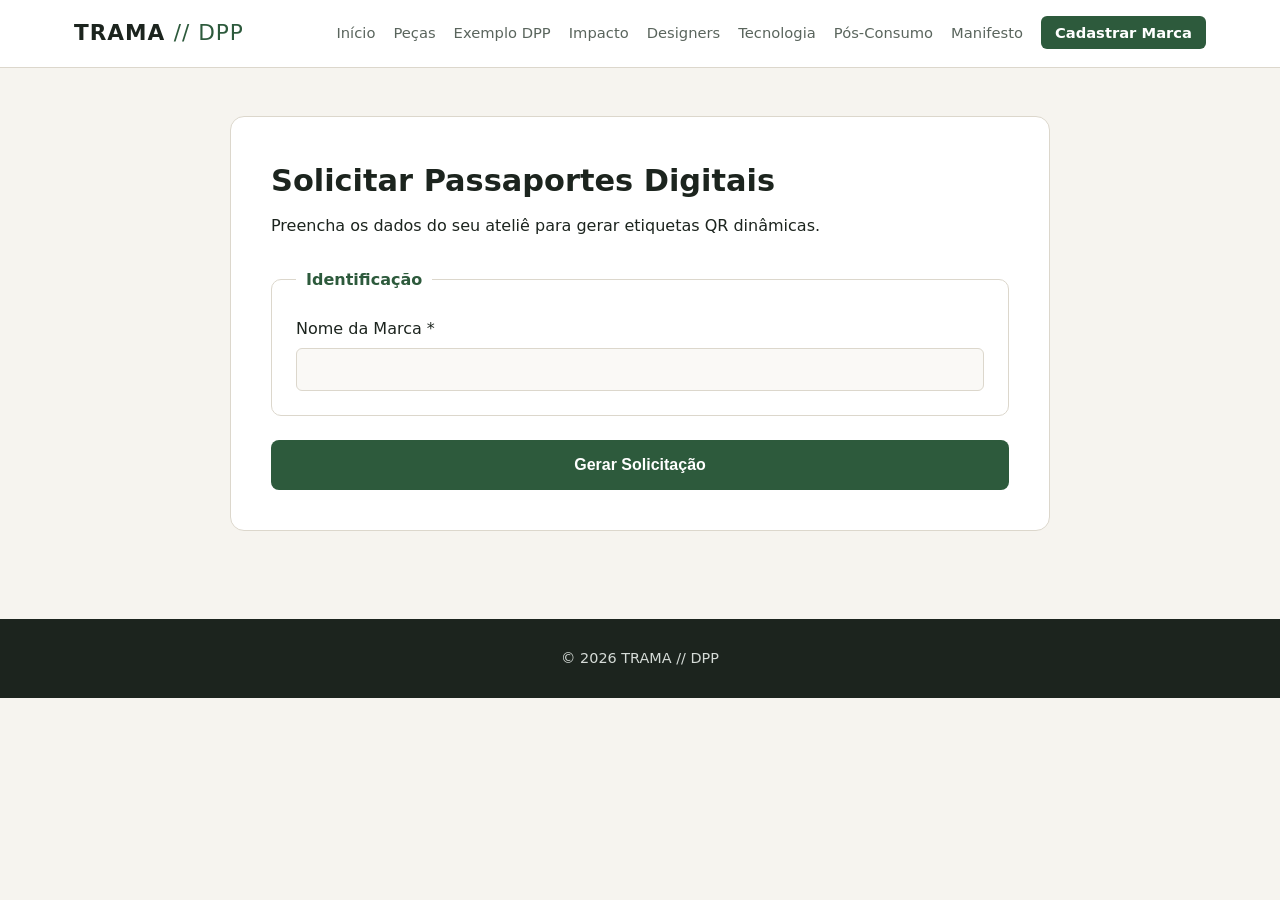
<file: html/cadastro.html>
<!DOCTYPE html>
<html lang="pt-BR">
<head>
    <meta charset="UTF-8">
    <meta name="viewport" content="width=device-width, initial-scale=1.0">
    <title>Cadastro | TRAMA // DPP</title>
    <link rel="stylesheet" href="../css/cadastro.css">
</head>
<body>
    <header class="navbar">
        <div class="container nav-content">
            <a href="index.html" class="logo">TRAMA <span>// DPP</span></a>
            <nav aria-label="Navegação principal">
                <ul class="nav-links">
                    <li><a href="index.html">Início</a></li>
                    <li><a href="catalogo.html">Peças</a></li>
                    <li><a href="passaporte-dpp.html">Exemplo DPP</a></li>
                    <li><a href="impacto.html">Impacto</a></li>
                    <li><a href="marcas.html">Designers</a></li>
                    <li><a href="tecnologia.html">Tecnologia</a></li>
                    <li><a href="pos-consumo.html">Pós-Consumo</a></li>
                    <li><a href="sobre.html">Manifesto</a></li>
                    <li><a href="cadastro.html" class="btn-nav active">Cadastrar Marca</a></li>
                </ul>
            </nav>
        </div>
    </header>

    <main class="container page-content">
        <div class="form-wrapper">
            <header class="form-header">
                <h1>Solicitar Passaportes Digitais</h1>
                <p>Preencha os dados do seu ateliê para gerar etiquetas QR dinâmicas.</p>
            </header>

            <form action="#confirmacao" class="dpp-form">
                <fieldset>
                    <legend>Identificação</legend>
                    <div class="field">
                        <label for="marca">Nome da Marca *</label>
                        <input type="text" id="marca" required>
                    </div>
                </fieldset>
                <button type="submit" class="btn-submit">Gerar Solicitação</button>
            </form>

            <div id="confirmacao" class="success-modal">
                <h3>&#10003; Solicitação Registrada!</h3>
                <p>Nossa equipe enviará o pacote de QR Codes para o seu e-mail.</p>
            </div>
        </div>
    </main>

    <footer class="footer"><div class="container"><p>&copy; 2026 TRAMA // DPP</p></div></footer>
</body>
</html>
</file>
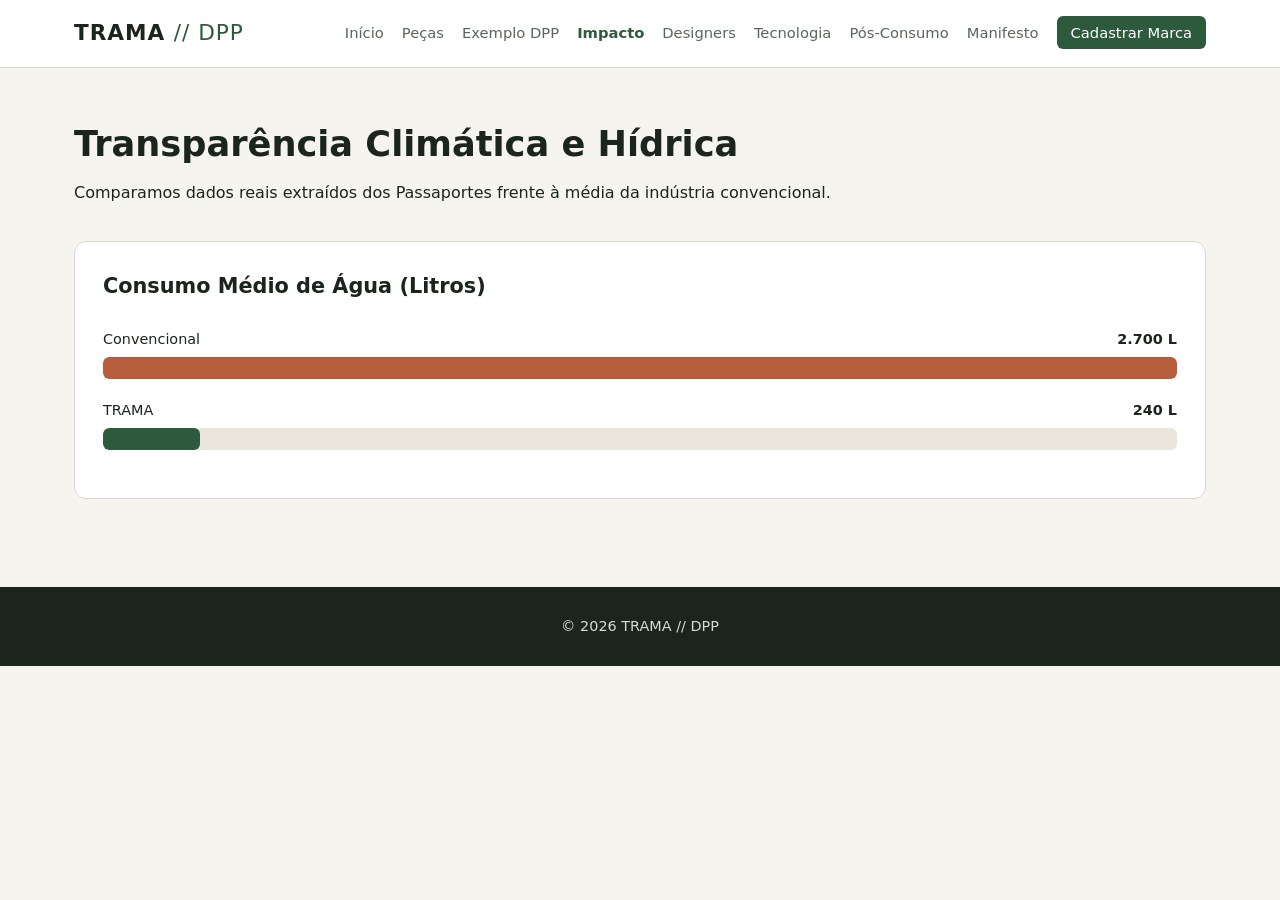
<file: html/impacto.html>
<!DOCTYPE html>
<html lang="pt-BR">
<head>
    <meta charset="UTF-8">
    <meta name="viewport" content="width=device-width, initial-scale=1.0">
    <title>Impacto Ambiental | TRAMA // DPP</title>
    <link rel="stylesheet" href="../css/impacto.css">
</head>
<body>
    <header class="navbar">
        <div class="container nav-content">
            <a href="index.html" class="logo">TRAMA <span>// DPP</span></a>
            <nav aria-label="Navegação principal">
                <ul class="nav-links">
                    <li><a href="index.html">Início</a></li>
                    <li><a href="catalogo.html">Peças</a></li>
                    <li><a href="passaporte-dpp.html">Exemplo DPP</a></li>
                    <li><a href="impacto.html" class="active">Impacto</a></li>
                    <li><a href="marcas.html">Designers</a></li>
                    <li><a href="tecnologia.html">Tecnologia</a></li>
                    <li><a href="pos-consumo.html">Pós-Consumo</a></li>
                    <li><a href="sobre.html">Manifesto</a></li>
                    <li><a href="cadastro.html" class="btn-nav">Cadastrar Marca</a></li>
                </ul>
            </nav>
        </div>
    </header>

    <main class="container page-content">
        <header class="page-header">
            <h1>Transparência Climática e Hídrica</h1>
            <p>Comparamos dados reais extraídos dos Passaportes frente à média da indústria convencional.</p>
        </header>

        <section class="charts-grid">
            <article class="chart-card">
                <h2>Consumo Médio de Água (Litros)</h2>
                <div class="bar-group">
                    <div class="bar-label"><span>Convencional</span><strong>2.700 L</strong></div>
                    <div class="bar-track"><div class="bar-fill danger" style="width: 100%;"></div></div>
                </div>
                <div class="bar-group">
                    <div class="bar-label"><span>TRAMA</span><strong>240 L</strong></div>
                    <div class="bar-track"><div class="bar-fill safe" style="width: 9%;"></div></div>
                </div>
            </article>
        </section>
    </main>

    <footer class="footer"><div class="container"><p>&copy; 2026 TRAMA // DPP</p></div></footer>
</body>
</html>
</file>
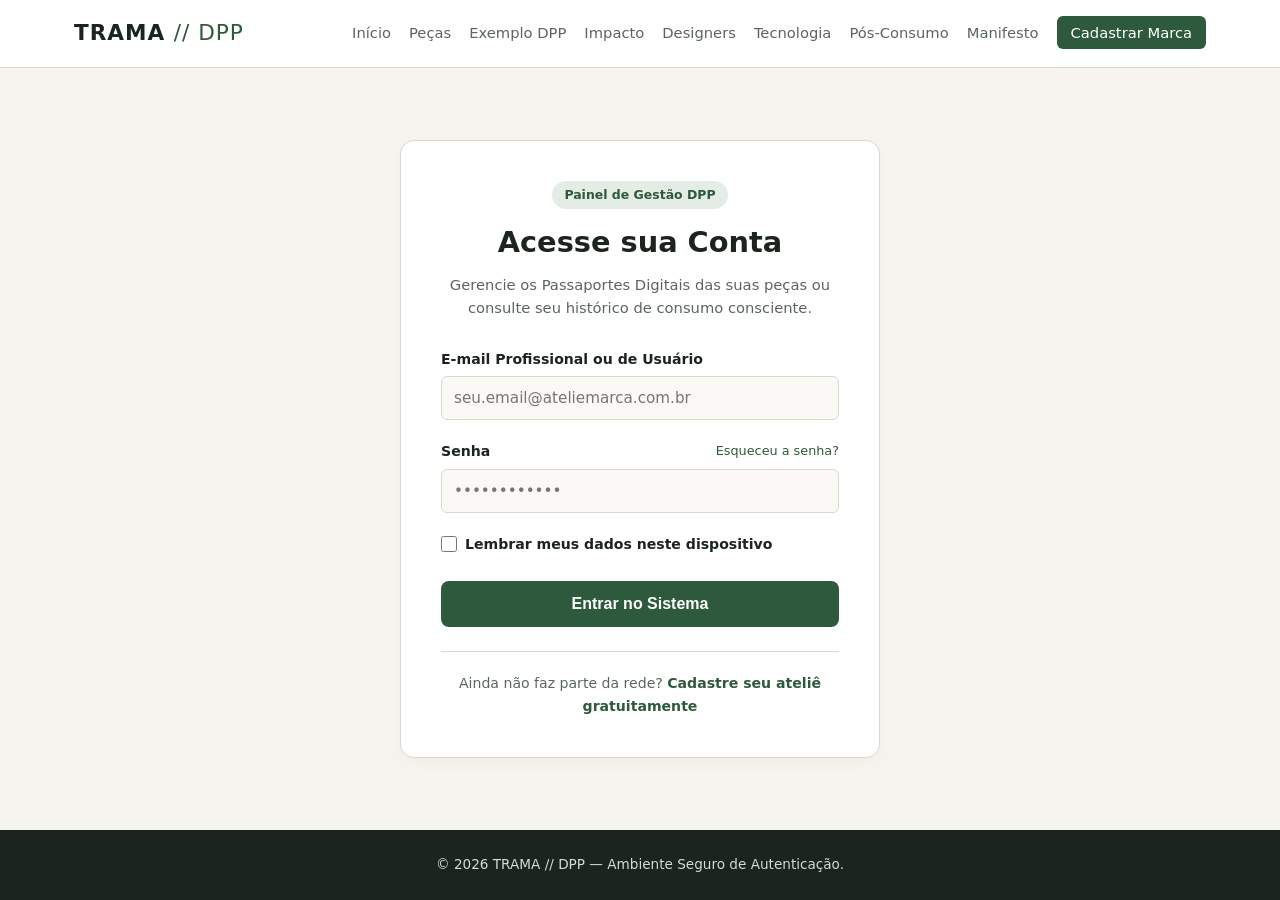
<file: html/login.html>
<!DOCTYPE html>
<html lang="pt-BR">
<head>
    <meta charset="UTF-8">
    <meta name="viewport" content="width=device-width, initial-scale=1.0">
    <title>Acesso ao Painel | TRAMA // DPP</title>
    <link rel="stylesheet" href="../css/login.css">
</head>
<body>
    <header class="navbar">
        <div class="container nav-content">
            <a href="index.html" class="logo">TRAMA <span>// DPP</span></a>
            <nav aria-label="Navegação principal">
                <ul class="nav-links">
                    <li><a href="index.html">Início</a></li>
                    <li><a href="catalogo.html">Peças</a></li>
                    <li><a href="passaporte-dpp.html">Exemplo DPP</a></li>
                    <li><a href="impacto.html">Impacto</a></li>
                    <li><a href="marcas.html">Designers</a></li>
                    <li><a href="tecnologia.html">Tecnologia</a></li>
                    <li><a href="pos-consumo.html">Pós-Consumo</a></li>
                    <li><a href="sobre.html">Manifesto</a></li>
                    <li><a href="cadastro.html" class="btn-nav">Cadastrar Marca</a></li>
                </ul>
            </nav>
        </div>
    </header>

    <main class="container auth-container">
        <div class="auth-card">
            <header class="auth-header">
                <span class="badge">Painel de Gestão DPP</span>
                <h1>Acesse sua Conta</h1>
                <p>Gerencie os Passaportes Digitais das suas peças ou consulte seu histórico de consumo consciente.</p>
            </header>

            <!-- Formulário estruturado com HTML5 puro (sem JS) -->
            <form action="index.html" method="GET" class="auth-form">
                <div class="field">
                    <label for="email">E-mail Profissional ou de Usuário</label>
                    <input type="email" id="email" name="email" placeholder="seu.email@ateliemarca.com.br" required>
                </div>

                <div class="field">
                    <div class="label-row">
                        <label for="senha">Senha</label>
                        <a href="#" class="forgot-link">Esqueceu a senha?</a>
                    </div>
                    <input type="password" id="senha" name="senha" placeholder="••••••••••••" required>
                </div>

                <div class="field-checkbox">
                    <input type="checkbox" id="lembrar" name="lembrar">
                    <label for="lembrar">Lembrar meus dados neste dispositivo</label>
                </div>

                <button type="submit" class="btn-submit">Entrar no Sistema</button>
            </form>

            <div class="auth-footer">
                <p>Ainda não faz parte da rede? <a href="cadastro.html">Cadastre seu ateliê gratuitamente</a></p>
            </div>
        </div>
    </main>

    <footer class="footer">
        <div class="container">
            <p>&copy; 2026 TRAMA // DPP — Ambiente Seguro de Autenticação.</p>
        </div>
    </footer>
</body>
</html>
</file>
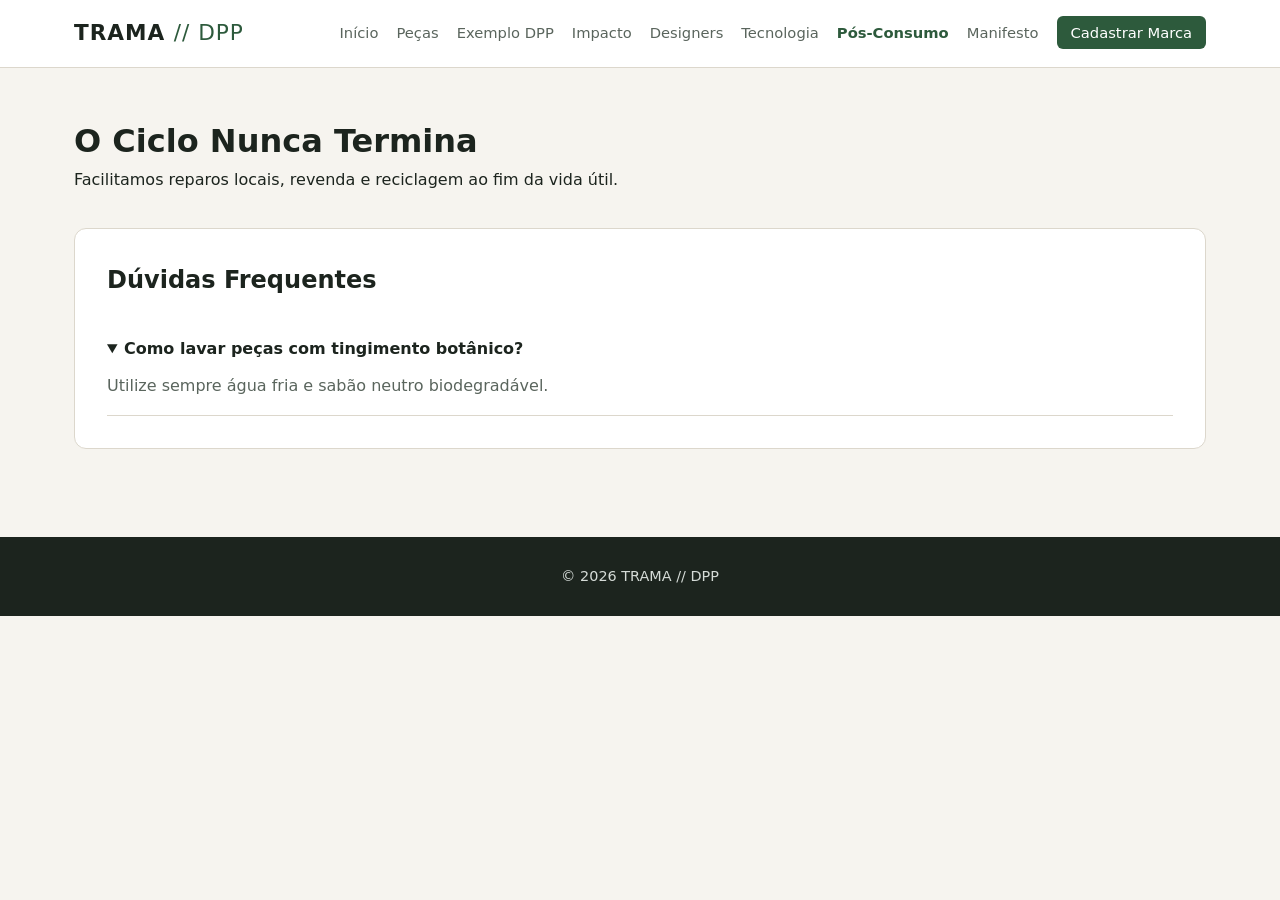
<file: html/pos-consumo.html>
<!DOCTYPE html>
<html lang="pt-BR">
<head>
    <meta charset="UTF-8">
    <meta name="viewport" content="width=device-width, initial-scale=1.0">
    <title>Pós-Consumo | TRAMA // DPP</title>
    <link rel="stylesheet" href="../css/pos-consumo.css">
</head>
<body>
    <header class="navbar">
        <div class="container nav-content">
            <a href="index.html" class="logo">TRAMA <span>// DPP</span></a>
            <nav aria-label="Navegação principal">
                <ul class="nav-links">
                    <li><a href="index.html">Início</a></li>
                    <li><a href="catalogo.html">Peças</a></li>
                    <li><a href="passaporte-dpp.html">Exemplo DPP</a></li>
                    <li><a href="impacto.html">Impacto</a></li>
                    <li><a href="marcas.html">Designers</a></li>
                    <li><a href="tecnologia.html">Tecnologia</a></li>
                    <li><a href="pos-consumo.html" class="active">Pós-Consumo</a></li>
                    <li><a href="sobre.html">Manifesto</a></li>
                    <li><a href="cadastro.html" class="btn-nav">Cadastrar Marca</a></li>
                </ul>
            </nav>
        </div>
    </header>

    <main class="container page-content">
        <header class="page-header">
            <h1>O Ciclo Nunca Termina</h1>
            <p>Facilitamos reparos locais, revenda e reciclagem ao fim da vida útil.</p>
        </header>

        <section class="care-faq">
            <h2>Dúvidas Frequentes</h2>
            <details open>
                <summary>Como lavar peças com tingimento botânico?</summary>
                <p>Utilize sempre água fria e sabão neutro biodegradável.</p>
            </details>
        </section>
    </main>

    <footer class="footer"><div class="container"><p>&copy; 2026 TRAMA // DPP</p></div></footer>
</body>
</html>
</file>
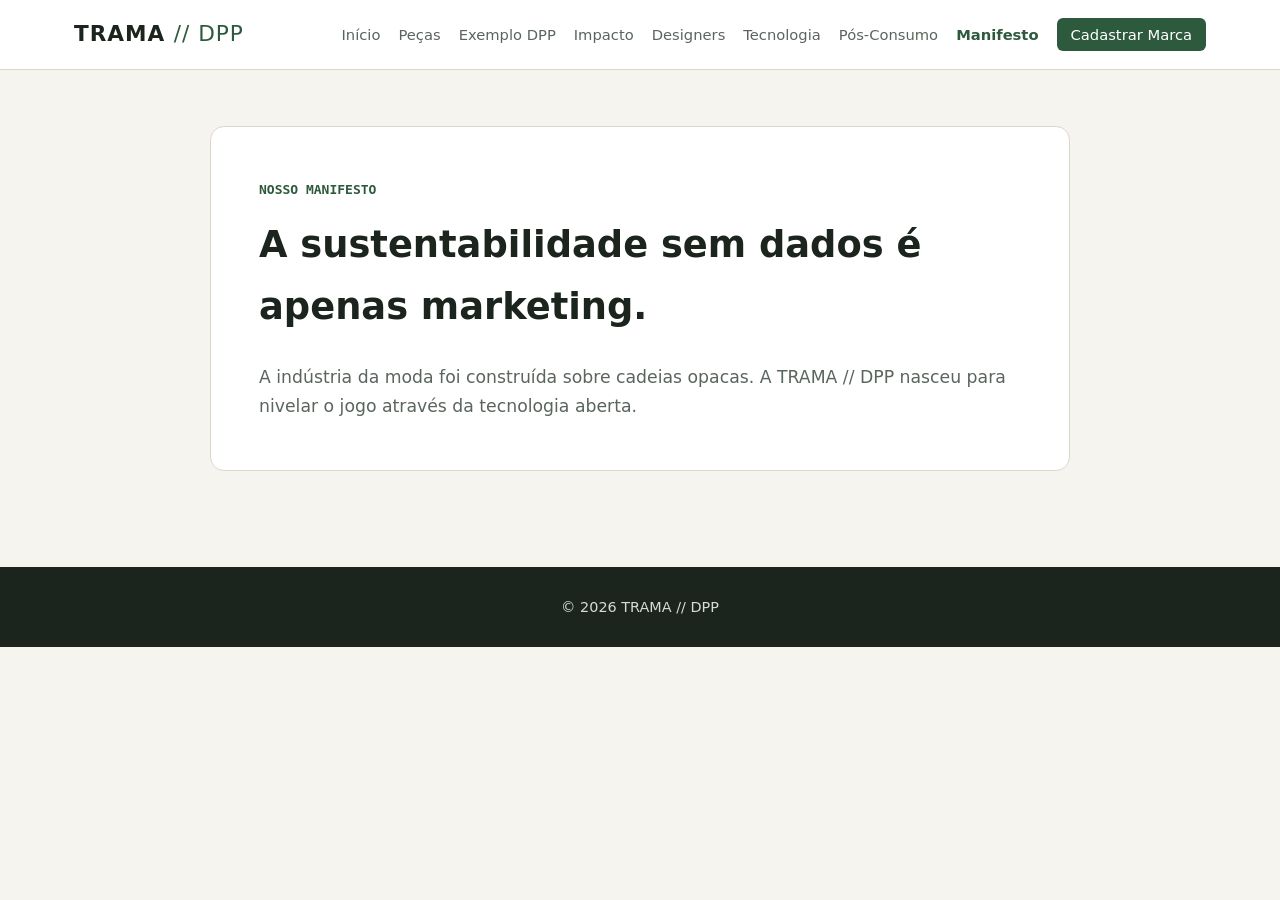
<file: html/sobre.html>
<!DOCTYPE html>
<html lang="pt-BR">
<head>
    <meta charset="UTF-8">
    <meta name="viewport" content="width=device-width, initial-scale=1.0">
    <title>Manifesto | TRAMA // DPP</title>
    <link rel="stylesheet" href="../css/sobre.css">
</head>
<body>
    <header class="navbar">
        <div class="container nav-content">
            <a href="index.html" class="logo">TRAMA <span>// DPP</span></a>
            <nav aria-label="Navegação principal">
                <ul class="nav-links">
                    <li><a href="index.html">Início</a></li>
                    <li><a href="catalogo.html">Peças</a></li>
                    <li><a href="passaporte-dpp.html">Exemplo DPP</a></li>
                    <li><a href="impacto.html">Impacto</a></li>
                    <li><a href="marcas.html">Designers</a></li>
                    <li><a href="tecnologia.html">Tecnologia</a></li>
                    <li><a href="pos-consumo.html">Pós-Consumo</a></li>
                    <li><a href="sobre.html" class="active">Manifesto</a></li>
                    <li><a href="cadastro.html" class="btn-nav">Cadastrar Marca</a></li>
                </ul>
            </nav>
        </div>
    </header>

    <main class="container page-content">
        <article class="manifesto-box">
            <span class="eyebrow">Nosso Manifesto</span>
            <h1>A sustentabilidade sem dados é apenas marketing.</h1>
            <p>A indústria da moda foi construída sobre cadeias opacas. A TRAMA // DPP nasceu para nivelar o jogo através da tecnologia aberta.</p>
        </article>
    </main>

    <footer class="footer"><div class="container"><p>&copy; 2026 TRAMA // DPP</p></div></footer>
</body>
</html>
</file>
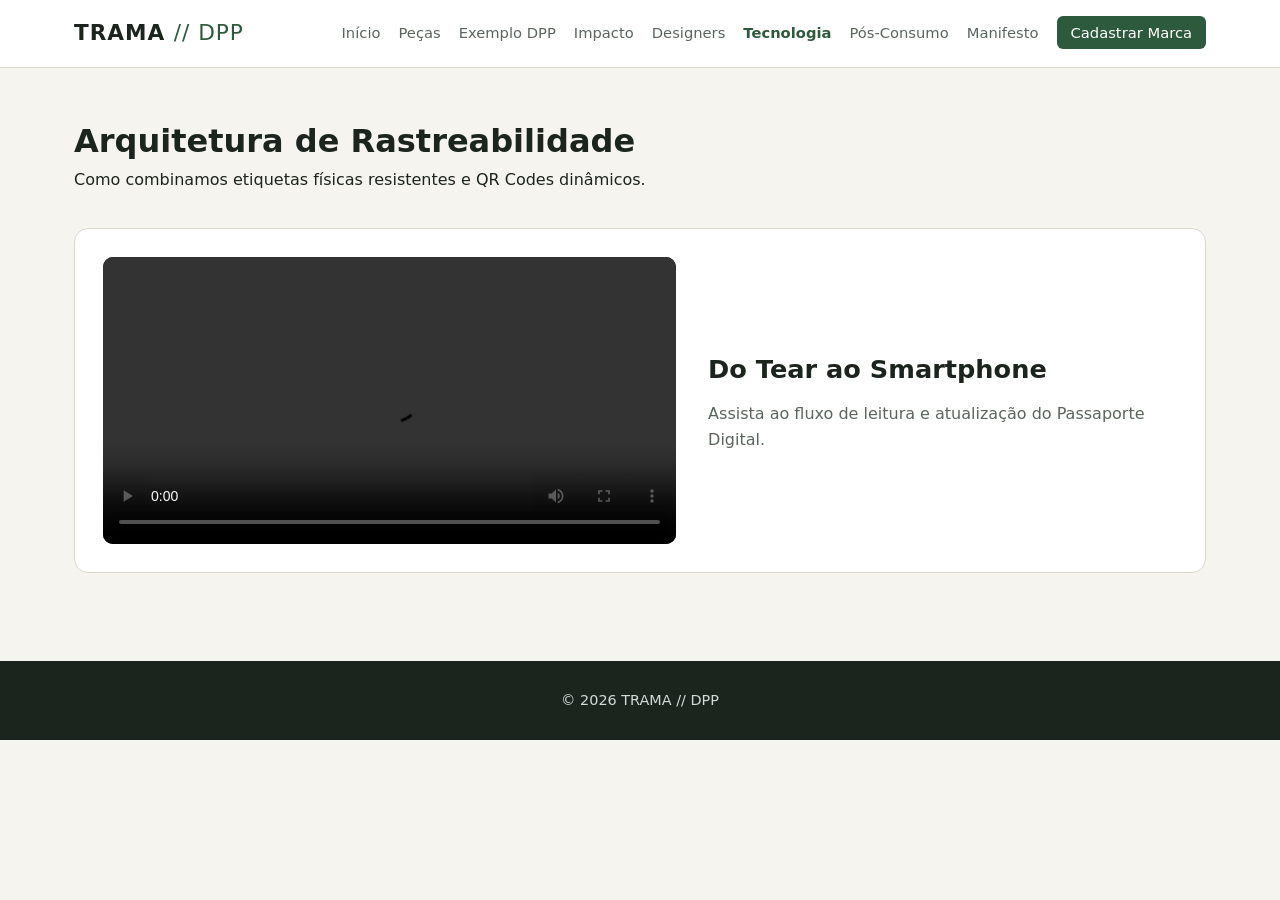
<file: html/tecnologia.html>
<!DOCTYPE html>
<html lang="pt-BR">
<head>
    <meta charset="UTF-8">
    <meta name="viewport" content="width=device-width, initial-scale=1.0">
    <title>Tecnologia | TRAMA // DPP</title>
    <link rel="stylesheet" href="../css/tecnologia.css">
</head>
<body>
    <header class="navbar">
        <div class="container nav-content">
            <a href="index.html" class="logo">TRAMA <span>// DPP</span></a>
            <nav aria-label="Navegação principal">
                <ul class="nav-links">
                    <li><a href="index.html">Início</a></li>
                    <li><a href="catalogo.html">Peças</a></li>
                    <li><a href="passaporte-dpp.html">Exemplo DPP</a></li>
                    <li><a href="impacto.html">Impacto</a></li>
                    <li><a href="marcas.html">Designers</a></li>
                    <li><a href="tecnologia.html" class="active">Tecnologia</a></li>
                    <li><a href="pos-consumo.html">Pós-Consumo</a></li>
                    <li><a href="sobre.html">Manifesto</a></li>
                    <li><a href="cadastro.html" class="btn-nav">Cadastrar Marca</a></li>
                </ul>
            </nav>
        </div>
    </header>

    <main class="container page-content">
        <header class="page-header">
            <h1>Arquitetura de Rastreabilidade</h1>
            <p>Como combinamos etiquetas físicas resistentes e QR Codes dinâmicos.</p>
        </header>

        <!-- VÍDEO OBRIGATÓRIO -->
        <section class="video-showcase">
            <div class="video-box">
                <video controls preload="metadata">
                    <source src=../vid.html/informativo.mp4 type="video/mp4">
                    Seu navegador não suporta vídeo.
                </video>
            </div>
            <div class="video-info">
                <h2>Do Tear ao Smartphone</h2>
                <p>Assista ao fluxo de leitura e atualização do Passaporte Digital.</p>
            </div>
        </section>
    </main>

    <footer class="footer"><div class="container"><p>&copy; 2026 TRAMA // DPP</p></div></footer>
</body>
</html>
</file>
<file: css/cadastro.css>
:root {
    --bg: #F6F4EF;
    --surface: #FFFFFF;
    --ink: #1C241E;
    --muted: #5A655D;
    --accent: #2D5A3C;
    --accent-light: #E3EDE6;
    --border: #DCD7CC;
}

* { box-sizing: border-box; margin: 0; padding: 0; }
body { font-family: 'Segoe UI', system-ui, sans-serif; background: var(--bg); color: var(--ink); line-height: 1.6; }
.container { max-width: 1180px; margin: 0 auto; padding: 0 24px; }

.navbar { background: var(--surface); border-bottom: 1px solid var(--border); position: sticky; top: 0; z-index: 100; }
.nav-content { display: flex; justify-content: space-between; align-items: center; padding: 16px 24px; flex-wrap: wrap; gap: 16px; }
.logo { font-size: 1.35rem; font-weight: 800; text-decoration: none; color: var(--ink); letter-spacing: 1px; }
.logo span { color: var(--accent); font-weight: 400; }
.nav-links { list-style: none; display: flex; flex-wrap: wrap; gap: 18px; align-items: center; }
.nav-links a { text-decoration: none; color: var(--muted); font-size: 0.92rem; font-weight: 500; }
.nav-links a:hover, .nav-links a.active { color: var(--accent); font-weight: 700; }
.btn-nav { background: var(--accent); color: #fff !important; padding: 8px 14px; border-radius: 6px; }

.page-content { padding: 48px 24px; }
.form-wrapper { max-width: 820px; margin: 0 auto; background: var(--surface); border: 1px solid var(--border); border-radius: 14px; padding: 40px; }
.form-header { margin-bottom: 28px; }
.form-header h1 { font-size: 1.9rem; margin-bottom: 8px; }
fieldset { border: 1px solid var(--border); border-radius: 10px; padding: 24px; margin-bottom: 24px; }
legend { font-weight: 700; color: var(--accent); padding: 0 10px; }
.field { display: flex; flex-direction: column; gap: 6px; }
input { padding: 12px; border: 1px solid var(--border); border-radius: 6px; background: #FAF9F6; font-size: 0.95rem; }
.btn-submit { width: 100%; padding: 16px; background: var(--accent); color: #fff; border: none; border-radius: 8px; font-size: 1rem; font-weight: 700; cursor: pointer; }

.success-modal { display: none; margin-top: 24px; background: var(--accent-light); border: 1px solid var(--accent); border-radius: 10px; padding: 24px; }
.success-modal:target { display: block; }
.success-modal h3 { color: var(--accent); margin-bottom: 8px; }

.footer { background: var(--ink); color: #D5DBD7; padding: 28px 0; text-align: center; font-size: 0.9rem; margin-top: 40px; }
</file>
<file: css/impacto.css>
:root {
    --bg: #F6F4EF;
    --surface: #FFFFFF;
    --ink: #1C241E;
    --muted: #5A655D;
    --accent: #2D5A3C;
    --danger: #B85D3B;
    --border: #DCD7CC;
}

* { box-sizing: border-box; margin: 0; padding: 0; }
body { font-family: 'Segoe UI', system-ui, sans-serif; background: var(--bg); color: var(--ink); line-height: 1.6; }
.container { max-width: 1180px; margin: 0 auto; padding: 0 24px; }

.navbar { background: var(--surface); border-bottom: 1px solid var(--border); position: sticky; top: 0; z-index: 100; }
.nav-content { display: flex; justify-content: space-between; align-items: center; padding: 16px 24px; flex-wrap: wrap; gap: 16px; }
.logo { font-size: 1.35rem; font-weight: 800; text-decoration: none; color: var(--ink); letter-spacing: 1px; }
.logo span { color: var(--accent); font-weight: 400; }
.nav-links { list-style: none; display: flex; flex-wrap: wrap; gap: 18px; align-items: center; }
.nav-links a { text-decoration: none; color: var(--muted); font-size: 0.92rem; font-weight: 500; }
.nav-links a:hover, .nav-links a.active { color: var(--accent); font-weight: 700; }
.btn-nav { background: var(--accent); color: #fff !important; padding: 8px 14px; border-radius: 6px; }

.page-content { padding: 48px 24px; }
.page-header { margin-bottom: 36px; }
.page-header h1 { font-size: 2.2rem; margin-bottom: 8px; }
.charts-grid { display: grid; grid-template-columns: repeat(auto-fit, minmax(340px, 1fr)); gap: 24px; }
.chart-card { background: var(--surface); border: 1px solid var(--border); border-radius: 12px; padding: 28px; }
.chart-card h2 { font-size: 1.3rem; margin-bottom: 24px; }
.bar-group { margin-bottom: 20px; }
.bar-label { display: flex; justify-content: space-between; font-size: 0.9rem; margin-bottom: 6px; }
.bar-track { background: #EAE6DD; height: 22px; border-radius: 6px; overflow: hidden; }
.bar-fill { height: 100%; border-radius: 6px; }
.bar-fill.danger { background: var(--danger); }
.bar-fill.safe { background: var(--accent); }

.footer { background: var(--ink); color: #D5DBD7; padding: 28px 0; text-align: center; font-size: 0.9rem; margin-top: 40px; }
</file>
<file: css/login.css>
:root {
    --bg: #F6F4EF;
    --surface: #FFFFFF;
    --ink: #1C241E;
    --muted: #5A655D;
    --accent: #2D5A3C;
    --accent-light: #E3EDE6;
    --border: #DCD7CC;
}

* { box-sizing: border-box; margin: 0; padding: 0; }
body { font-family: 'Segoe UI', system-ui, sans-serif; background: var(--bg); color: var(--ink); line-height: 1.6; display: flex; flex-direction: column; min-height: 100vh; }
.container { max-width: 1180px; margin: 0 auto; padding: 0 24px; width: 100%; }

/* Navbar compartilhada */
.navbar { background: var(--surface); border-bottom: 1px solid var(--border); position: sticky; top: 0; z-index: 100; }
.nav-content { display: flex; justify-content: space-between; align-items: center; padding: 16px 24px; flex-wrap: wrap; gap: 16px; }
.logo { font-size: 1.35rem; font-weight: 800; text-decoration: none; color: var(--ink); letter-spacing: 1px; }
.logo span { color: var(--accent); font-weight: 400; }
.nav-links { list-style: none; display: flex; flex-wrap: wrap; gap: 18px; align-items: center; }
.nav-links a { text-decoration: none; color: var(--muted); font-size: 0.92rem; font-weight: 500; }
.nav-links a:hover, .nav-links a.active { color: var(--accent); font-weight: 700; }
.btn-nav { background: var(--accent); color: #fff !important; padding: 8px 14px; border-radius: 6px; }

/* Corpo de Autenticação */
.auth-container {
    flex: 1;
    display: flex;
    align-items: center;
    justify-content: center;
    padding: 48px 24px;
}

.auth-card {
    background: var(--surface);
    border: 1px solid var(--border);
    border-radius: 14px;
    padding: 40px;
    width: 100%;
    max-width: 480px;
    box-shadow: 0 4px 20px rgba(28, 36, 30, 0.03);
}

.auth-header {
    margin-bottom: 28px;
    text-align: center;
}

.badge {
    display: inline-block;
    background: var(--accent-light);
    color: var(--accent);
    padding: 4px 12px;
    border-radius: 20px;
    font-size: 0.78rem;
    font-weight: 700;
    margin-bottom: 10px;
}

.auth-header h1 { font-size: 1.8rem; margin-bottom: 8px; }
.auth-header p { color: var(--muted); font-size: 0.92rem; }

.auth-form {
    display: flex;
    flex-direction: column;
    gap: 20px;
}

.field {
    display: flex;
    flex-direction: column;
    gap: 6px;
}

.label-row {
    display: flex;
    justify-content: space-between;
    align-items: center;
}

label { font-size: 0.88rem; font-weight: 600; color: var(--ink); }

.forgot-link {
    font-size: 0.8rem;
    color: var(--accent);
    text-decoration: none;
}
.forgot-link:hover { text-decoration: underline; }

input[type="email"],
input[type="password"] {
    padding: 12px;
    border: 1px solid var(--border);
    border-radius: 6px;
    font-family: inherit;
    font-size: 0.95rem;
    background: #FAF9F6;
}

input:focus {
    outline: 2px solid var(--accent);
    background: #fff;
}

.field-checkbox {
    display: flex;
    align-items: center;
    gap: 8px;
    font-size: 0.88rem;
    color: var(--muted);
    cursor: pointer;
}

.field-checkbox input {
    width: 16px;
    height: 16px;
    accent-color: var(--accent);
    cursor: pointer;
}

.btn-submit {
    width: 100%;
    padding: 14px;
    background: var(--accent);
    color: #fff;
    border: none;
    border-radius: 8px;
    font-size: 1rem;
    font-weight: 700;
    cursor: pointer;
    transition: background 0.2s;
    margin-top: 6px;
}

.btn-submit:hover { background: #21442D; }

.auth-footer {
    margin-top: 24px;
    text-align: center;
    font-size: 0.88rem;
    color: var(--muted);
    border-top: 1px solid var(--border);
    padding-top: 20px;
}

.auth-footer a {
    color: var(--accent);
    font-weight: 700;
    text-decoration: none;
}
.auth-footer a:hover { text-decoration: underline; }

/* Rodapé */
.footer { background: var(--ink); color: #D5DBD7; padding: 24px 0; text-align: center; font-size: 0.85rem; }

@media (max-width: 520px) {
    .auth-card { padding: 24px; }
}
</file>
<file: css/pos-consumo.css>
:root {
    --bg: #F6F4EF;
    --surface: #FFFFFF;
    --ink: #1C241E;
    --muted: #5A655D;
    --accent: #2D5A3C;
    --border: #DCD7CC;
}

* { box-sizing: border-box; margin: 0; padding: 0; }
body { font-family: 'Segoe UI', system-ui, sans-serif; background: var(--bg); color: var(--ink); line-height: 1.6; }
.container { max-width: 1180px; margin: 0 auto; padding: 0 24px; }

.navbar { background: var(--surface); border-bottom: 1px solid var(--border); position: sticky; top: 0; z-index: 100; }
.nav-content { display: flex; justify-content: space-between; align-items: center; padding: 16px 24px; flex-wrap: wrap; gap: 16px; }
.logo { font-size: 1.35rem; font-weight: 800; text-decoration: none; color: var(--ink); letter-spacing: 1px; }
.logo span { color: var(--accent); font-weight: 400; }
.nav-links { list-style: none; display: flex; flex-wrap: wrap; gap: 18px; align-items: center; }
.nav-links a { text-decoration: none; color: var(--muted); font-size: 0.92rem; font-weight: 500; }
.nav-links a:hover, .nav-links a.active { color: var(--accent); font-weight: 700; }
.btn-nav { background: var(--accent); color: #fff !important; padding: 8px 14px; border-radius: 6px; }

.page-content { padding: 48px 24px; }
.page-header { margin-bottom: 36px; }
.care-faq { background: var(--surface); border: 1px solid var(--border); border-radius: 12px; padding: 32px; }
.care-faq h2 { margin-bottom: 20px; font-size: 1.5rem; }
details { border-bottom: 1px solid var(--border); padding: 16px 0; }
summary { font-weight: 700; cursor: pointer; color: var(--ink); }
details p { margin-top: 12px; color: var(--muted); }

.footer { background: var(--ink); color: #D5DBD7; padding: 28px 0; text-align: center; font-size: 0.9rem; margin-top: 40px; }
</file>
<file: css/sobre.css>
:root {
    --bg: #F6F4EF;
    --surface: #FFFFFF;
    --ink: #1C241E;
    --muted: #5A655D;
    --accent: #2D5A3C;
    --border: #DCD7CC;
}

* { box-sizing: border-box; margin: 0; padding: 0; }
body { font-family: 'Segoe UI', system-ui, sans-serif; background: var(--bg); color: var(--ink); line-height: 1.7; }
.container { max-width: 1180px; margin: 0 auto; padding: 0 24px; }

.navbar { background: var(--surface); border-bottom: 1px solid var(--border); position: sticky; top: 0; z-index: 100; }
.nav-content { display: flex; justify-content: space-between; align-items: center; padding: 16px 24px; flex-wrap: wrap; gap: 16px; }
.logo { font-size: 1.35rem; font-weight: 800; text-decoration: none; color: var(--ink); letter-spacing: 1px; }
.logo span { color: var(--accent); font-weight: 400; }
.nav-links { list-style: none; display: flex; flex-wrap: wrap; gap: 18px; align-items: center; }
.nav-links a { text-decoration: none; color: var(--muted); font-size: 0.92rem; font-weight: 500; }
.nav-links a:hover, .nav-links a.active { color: var(--accent); font-weight: 700; }
.btn-nav { background: var(--accent); color: #fff !important; padding: 8px 14px; border-radius: 6px; }

.page-content { padding: 56px 24px; }
.manifesto-box { background: var(--surface); border: 1px solid var(--border); border-radius: 14px; padding: 48px; max-width: 860px; margin: 0 auto; }
.eyebrow { font-family: monospace; color: var(--accent); font-weight: 700; text-transform: uppercase; }
.manifesto-box h1 { font-size: 2.3rem; margin: 12px 0 24px; }
.manifesto-box p { font-size: 1.08rem; color: var(--muted); }

.footer { background: var(--ink); color: #D5DBD7; padding: 28px 0; text-align: center; font-size: 0.9rem; margin-top: 40px; }
</file>
<file: css/tecnologia.css>
:root {
    --bg: #F6F4EF;
    --surface: #FFFFFF;
    --ink: #1C241E;
    --muted: #5A655D;
    --accent: #2D5A3C;
    --border: #DCD7CC;
}

* { box-sizing: border-box; margin: 0; padding: 0; }
body { font-family: 'Segoe UI', system-ui, sans-serif; background: var(--bg); color: var(--ink); line-height: 1.6; }
.container { max-width: 1180px; margin: 0 auto; padding: 0 24px; }

.navbar { background: var(--surface); border-bottom: 1px solid var(--border); position: sticky; top: 0; z-index: 100; }
.nav-content { display: flex; justify-content: space-between; align-items: center; padding: 16px 24px; flex-wrap: wrap; gap: 16px; }
.logo { font-size: 1.35rem; font-weight: 800; text-decoration: none; color: var(--ink); letter-spacing: 1px; }
.logo span { color: var(--accent); font-weight: 400; }
.nav-links { list-style: none; display: flex; flex-wrap: wrap; gap: 18px; align-items: center; }
.nav-links a { text-decoration: none; color: var(--muted); font-size: 0.92rem; font-weight: 500; }
.nav-links a:hover, .nav-links a.active { color: var(--accent); font-weight: 700; }
.btn-nav { background: var(--accent); color: #fff !important; padding: 8px 14px; border-radius: 6px; }

.page-content { padding: 48px 24px; }
.page-header { margin-bottom: 36px; }
.video-showcase { background: var(--surface); border: 1px solid var(--border); border-radius: 14px; padding: 28px; display: grid; grid-template-columns: 1.1fr 0.9fr; gap: 32px; align-items: center; }
.video-box video { width: 100%; border-radius: 10px; background: #000; display: block; }
.video-info h2 { font-size: 1.6rem; margin-bottom: 12px; }
.video-info p { color: var(--muted); }

.footer { background: var(--ink); color: #D5DBD7; padding: 28px 0; text-align: center; font-size: 0.9rem; margin-top: 40px; }
@media (max-width: 850px) { .video-showcase { grid-template-columns: 1fr; } }
</file>
